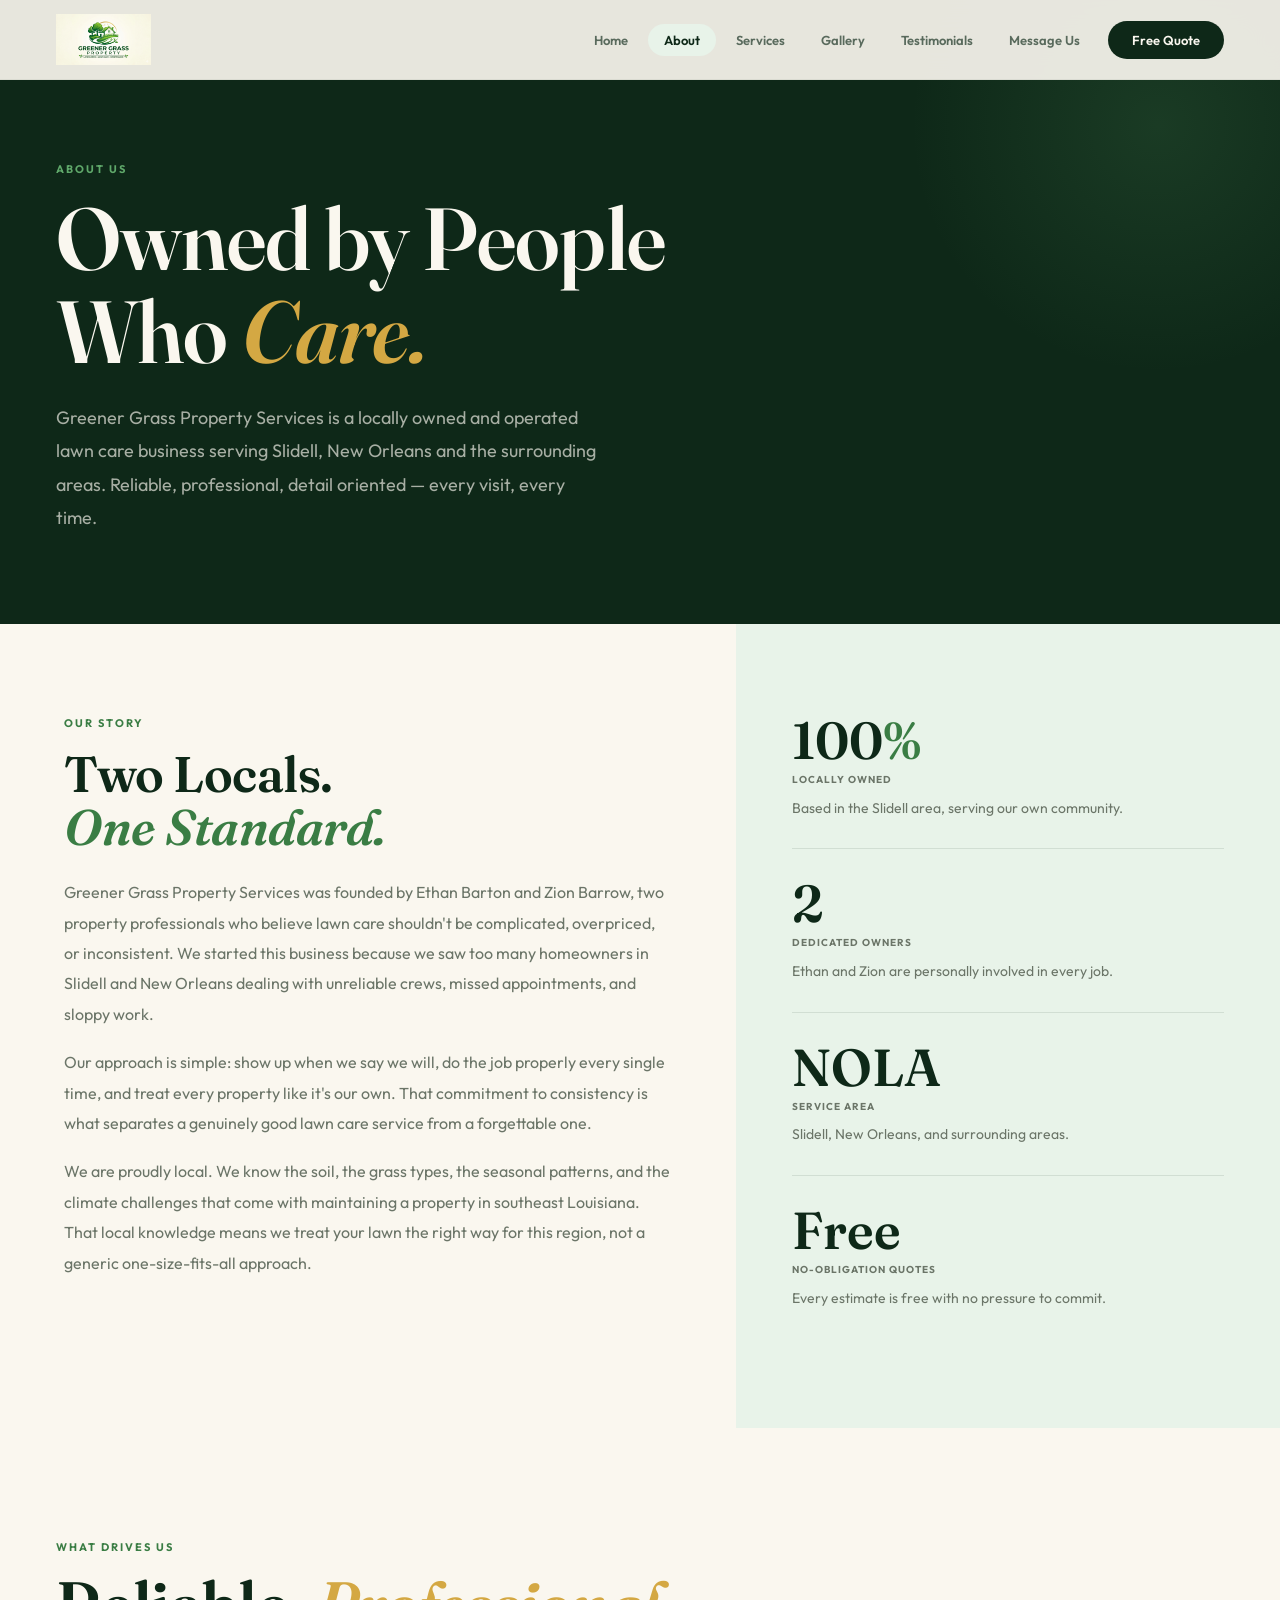
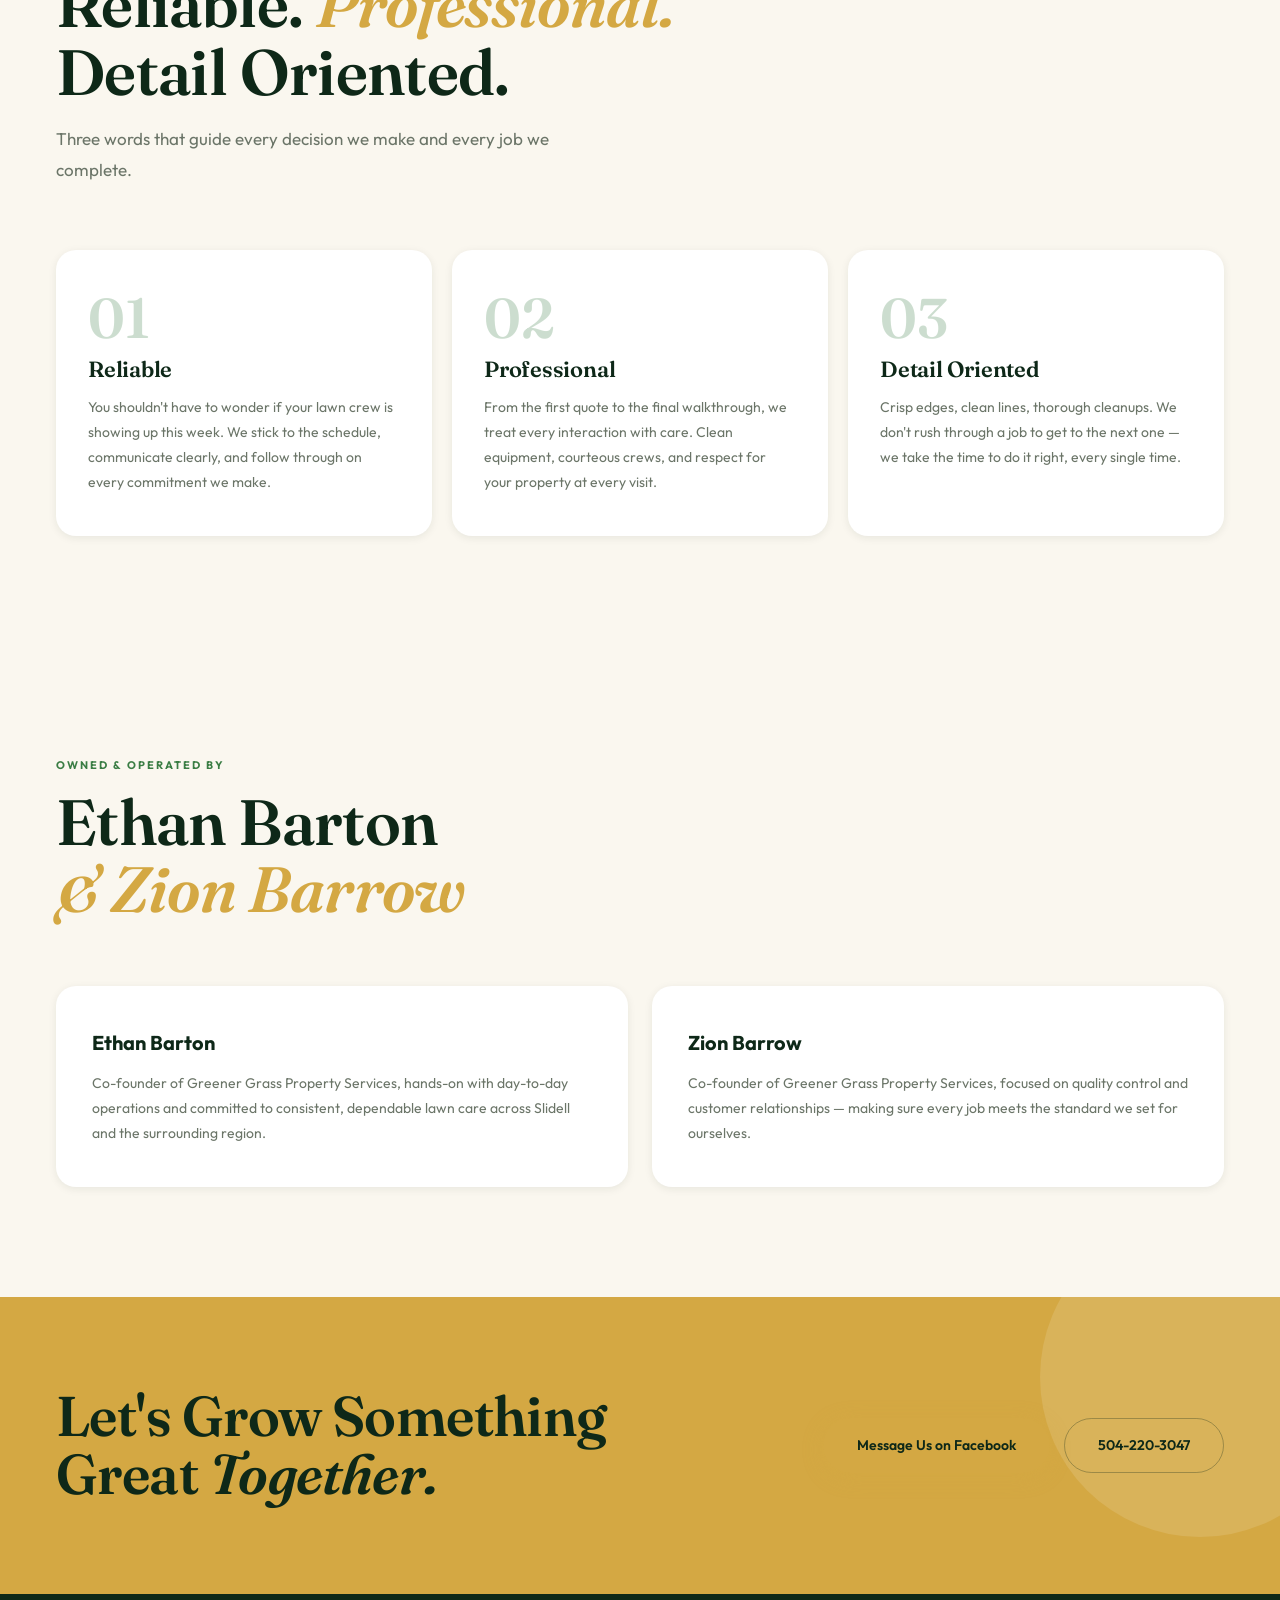
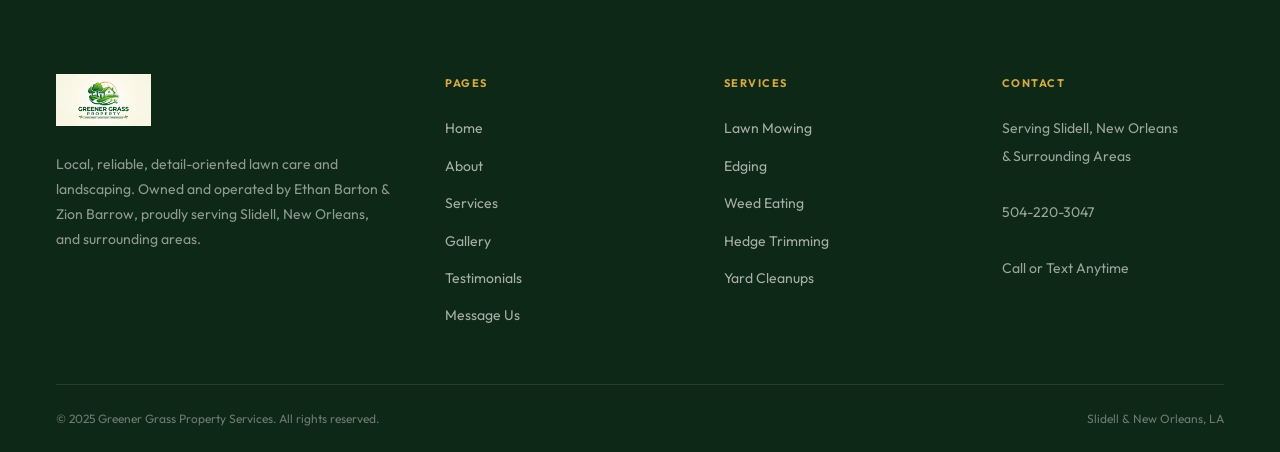
<file: about.html>
<!DOCTYPE html>
<html lang="en">
<head>
<meta charset="UTF-8">
<meta name="viewport" content="width=device-width, initial-scale=1.0">
<title>About | Greener Grass Property Services</title>
<link rel="stylesheet" href="style.css">
<style>
.page-hero { padding: 160px 56px 90px; background: var(--forest); position: relative; overflow: hidden; }
.page-hero-blob { position: absolute; top: -20%; right: -10%; width: 500px; height: 500px; background: radial-gradient(circle, rgba(95,168,106,0.15) 0%, transparent 70%); border-radius: 50%; }
.page-hero-inner { position: relative; z-index: 1; max-width: 720px; }
.page-hero h1 { font-size: clamp(48px, 7vw, 88px); color: var(--cream); margin-top: 14px; margin-bottom: 24px; }
.page-hero h1 em { font-style: italic; color: var(--gold); }
.page-hero p { font-size: 18px; color: rgba(250,247,239,0.65); max-width: 540px; line-height: 1.85; }

.story-grid { display: grid; grid-template-columns: 1.15fr 0.85fr; background: var(--cream); }
.story-text { padding: 90px 64px; }
.story-text h2 { font-size: clamp(32px, 4vw, 50px); margin-bottom: 24px; margin-top: 16px; }
.story-text h2 em { font-style: italic; color: var(--green); }
.story-text p { font-size: 16px; line-height: 1.9; margin-bottom: 18px; }
.story-sidebar { padding: 90px 56px; background: var(--green-pale); display: flex; flex-direction: column; gap: 0; }
.sidebar-item { padding: 28px 0; border-bottom: 1px solid rgba(14,40,24,0.1); }
.sidebar-item:first-child { padding-top: 0; }
.sidebar-item:last-child { border-bottom: none; }
.sidebar-num { font-family: 'Fraunces', serif; font-size: 52px; font-weight: 600; color: var(--forest); line-height: 1; }
.sidebar-num em { font-style: normal; color: var(--green); }
.sidebar-label { font-size: 10px; font-weight: 700; letter-spacing: 0.1em; text-transform: uppercase; color: var(--grey-500); display: block; margin-top: 6px; margin-bottom: 8px; }
.sidebar-desc { font-size: 14px; color: var(--grey-500); line-height: 1.7; }

.values-grid { display: grid; grid-template-columns: repeat(3, 1fr); gap: 20px; margin-top: 48px; }
.value-card { background: white; border-radius: 20px; padding: 40px 32px; box-shadow: var(--shadow-sm); }
.value-card h3 { font-size: 22px; margin-bottom: 14px; }
.value-card h3 em { font-style: italic; color: var(--green); }
.value-card p { font-size: 14px; line-height: 1.8; }
.value-num { font-family: 'Fraunces', serif; font-size: 56px; font-weight: 600; color: var(--green); opacity: 0.25; line-height: 1; margin-bottom: 12px; }

.owner-row { display: grid; grid-template-columns: 1fr 1fr; gap: 24px; margin-top: 48px; }
.owner-card { background: white; border-radius: 20px; padding: 40px 36px; box-shadow: var(--shadow-sm); }
.owner-card h4 { font-size: 20px; margin-bottom: 12px; }
.owner-card p { font-size: 14px; line-height: 1.8; }

.cta-section { background: var(--gold); padding: 90px 56px; display: flex; align-items: center; justify-content: space-between; gap: 40px; flex-wrap: wrap; position: relative; overflow: hidden; }
.cta-section::before { content: ''; position: absolute; right: -80px; top: -80px; width: 320px; height: 320px; background: rgba(255,255,255,0.12); border-radius: 50%; }
.cta-text h2 { font-size: clamp(32px, 4.5vw, 56px); color: var(--forest); position: relative; z-index: 1; }
.cta-actions { display: flex; gap: 14px; flex-wrap: wrap; position: relative; z-index: 1; }

@media (max-width: 1024px) {
  .page-hero { padding: 130px 24px 60px; }
  .story-grid { grid-template-columns: 1fr; }
  .story-text { padding: 56px 24px; }
  .story-sidebar { padding: 48px 24px; }
  .values-grid { grid-template-columns: 1fr; }
  .owner-row { grid-template-columns: 1fr; }
  .cta-section { padding: 56px 24px; flex-direction: column; align-items: flex-start; }
}
</style>
</head>
<body>

<nav class="nav">
  <a href="index.html" class="nav-brand">
    <img src="images/logo.png" alt="Greener Grass Property Services">
  </a>
  <ul class="nav-links" id="navLinks">
    <li><a href="index.html">Home</a></li>
    <li><a href="about.html" class="active">About</a></li>
    <li><a href="services.html">Services</a></li>
    <li><a href="gallery.html">Gallery</a></li>
    <li><a href="testimonials.html">Testimonials</a></li>
    <li><a href="https://www.facebook.com/profile.php?id=61581492654645" target="_blank" rel="noopener">Message Us</a></li>
    <li><a href="https://www.facebook.com/profile.php?id=61581492654645" target="_blank" rel="noopener" class="nav-cta">Free Quote</a></li>
  </ul>
  <button class="hamburger" id="hamburger" onclick="toggleMenu()"><span></span><span></span><span></span></button>
</nav>

<div class="page-hero">
  <div class="page-hero-blob"></div>
  <div class="page-hero-inner">
    <div class="label" style="color:var(--green-light);">About Us</div>
    <h1>Owned by People<br>Who <em>Care.</em></h1>
    <p>Greener Grass Property Services is a locally owned and operated lawn care business serving Slidell, New Orleans and the surrounding areas. Reliable, professional, detail oriented — every visit, every time.</p>
  </div>
</div>

<div class="story-grid">
  <div class="story-text">
    <div class="label">Our Story</div>
    <h2>Two Locals.<br><em>One Standard.</em></h2>
    <p>Greener Grass Property Services was founded by Ethan Barton and Zion Barrow, two property professionals who believe lawn care shouldn't be complicated, overpriced, or inconsistent. We started this business because we saw too many homeowners in Slidell and New Orleans dealing with unreliable crews, missed appointments, and sloppy work.</p>
    <p>Our approach is simple: show up when we say we will, do the job properly every single time, and treat every property like it's our own. That commitment to consistency is what separates a genuinely good lawn care service from a forgettable one.</p>
    <p>We are proudly local. We know the soil, the grass types, the seasonal patterns, and the climate challenges that come with maintaining a property in southeast Louisiana. That local knowledge means we treat your lawn the right way for this region, not a generic one-size-fits-all approach.</p>
  </div>
  <div class="story-sidebar">
    <div class="sidebar-item reveal">
      <div class="sidebar-num">100<em>%</em></div>
      <span class="sidebar-label">Locally Owned</span>
      <p class="sidebar-desc">Based in the Slidell area, serving our own community.</p>
    </div>
    <div class="sidebar-item reveal">
      <div class="sidebar-num">2</div>
      <span class="sidebar-label">Dedicated Owners</span>
      <p class="sidebar-desc">Ethan and Zion are personally involved in every job.</p>
    </div>
    <div class="sidebar-item reveal">
      <div class="sidebar-num">NOLA</div>
      <span class="sidebar-label">Service Area</span>
      <p class="sidebar-desc">Slidell, New Orleans, and surrounding areas.</p>
    </div>
    <div class="sidebar-item reveal">
      <div class="sidebar-num">Free</div>
      <span class="sidebar-label">No-Obligation Quotes</span>
      <p class="sidebar-desc">Every estimate is free with no pressure to commit.</p>
    </div>
  </div>
</div>

<section class="section section-alt">
  <div class="section-header">
    <div class="label">What Drives Us</div>
    <h2>Reliable. <em>Professional.</em><br>Detail Oriented.</h2>
    <p>Three words that guide every decision we make and every job we complete.</p>
  </div>
  <div class="values-grid">
    <div class="value-card reveal">
      <div class="value-num">01</div>
      <h3>Reliable</h3>
      <p>You shouldn't have to wonder if your lawn crew is showing up this week. We stick to the schedule, communicate clearly, and follow through on every commitment we make.</p>
    </div>
    <div class="value-card reveal reveal-delay-1">
      <div class="value-num">02</div>
      <h3>Professional</h3>
      <p>From the first quote to the final walkthrough, we treat every interaction with care. Clean equipment, courteous crews, and respect for your property at every visit.</p>
    </div>
    <div class="value-card reveal reveal-delay-2">
      <div class="value-num">03</div>
      <h3>Detail Oriented</h3>
      <p>Crisp edges, clean lines, thorough cleanups. We don't rush through a job to get to the next one — we take the time to do it right, every single time.</p>
    </div>
  </div>
</section>

<section class="section">
  <div class="section-header">
    <div class="label">Owned & Operated By</div>
    <h2>Ethan Barton<br><em>& Zion Barrow</em></h2>
  </div>
  <div class="owner-row">
    <div class="owner-card reveal">
      <h4>Ethan Barton</h4>
      <p>Co-founder of Greener Grass Property Services, hands-on with day-to-day operations and committed to consistent, dependable lawn care across Slidell and the surrounding region.</p>
    </div>
    <div class="owner-card reveal reveal-delay-1">
      <h4>Zion Barrow</h4>
      <p>Co-founder of Greener Grass Property Services, focused on quality control and customer relationships — making sure every job meets the standard we set for ourselves.</p>
    </div>
  </div>
</section>

<div class="cta-section">
  <div class="cta-text"><h2>Let's Grow Something<br>Great <em>Together.</em></h2></div>
  <div class="cta-actions">
    <a href="https://www.facebook.com/profile.php?id=61581492654645" target="_blank" rel="noopener" class="btn btn-gold">Message Us on Facebook</a>
    <a href="tel:5042203047" class="btn btn-outline-light" style="color:var(--forest);border-color:rgba(14,40,24,0.3);">504-220-3047</a>
  </div>
</div>

<footer class="footer">
  <div class="footer-grid">
    <div class="footer-brand">
      <img src="images/logo.png" alt="Greener Grass Property Services">
      <p>Local, reliable, detail-oriented lawn care and landscaping. Owned and operated by Ethan Barton &amp; Zion Barrow, proudly serving Slidell, New Orleans, and surrounding areas.</p>
    </div>
    <div class="footer-col"><h4>Pages</h4><ul>
      <li><a href="index.html">Home</a></li><li><a href="about.html">About</a></li><li><a href="services.html">Services</a></li><li><a href="gallery.html">Gallery</a></li><li><a href="testimonials.html">Testimonials</a></li><li><a href="https://www.facebook.com/profile.php?id=61581492654645" target="_blank" rel="noopener">Message Us</a></li>
    </ul></div>
    <div class="footer-col"><h4>Services</h4><ul>
      <li><a href="services.html">Lawn Mowing</a></li><li><a href="services.html">Edging</a></li><li><a href="services.html">Weed Eating</a></li><li><a href="services.html">Hedge Trimming</a></li><li><a href="services.html">Yard Cleanups</a></li>
    </ul></div>
    <div class="footer-col"><h4>Contact</h4><address>
      Serving Slidell, New Orleans<br>&amp; Surrounding Areas<br><br>
      <a href="tel:5042203047">504-220-3047</a><br><br>Call or Text Anytime
    </address></div>
  </div>
  <div class="footer-bottom"><p>&copy; 2025 Greener Grass Property Services. All rights reserved.</p><p>Slidell &amp; New Orleans, LA</p></div>
</footer>

<script>
function toggleMenu() { document.getElementById('navLinks').classList.toggle('open'); }
function initReveal() { const obs = new IntersectionObserver(e => e.forEach(x => { if (x.isIntersecting) x.target.classList.add('visible'); }), { threshold: 0.1 }); document.querySelectorAll('.reveal').forEach(el => obs.observe(el)); }
document.addEventListener('DOMContentLoaded', initReveal);
</script>
</body>
</html>
</file>
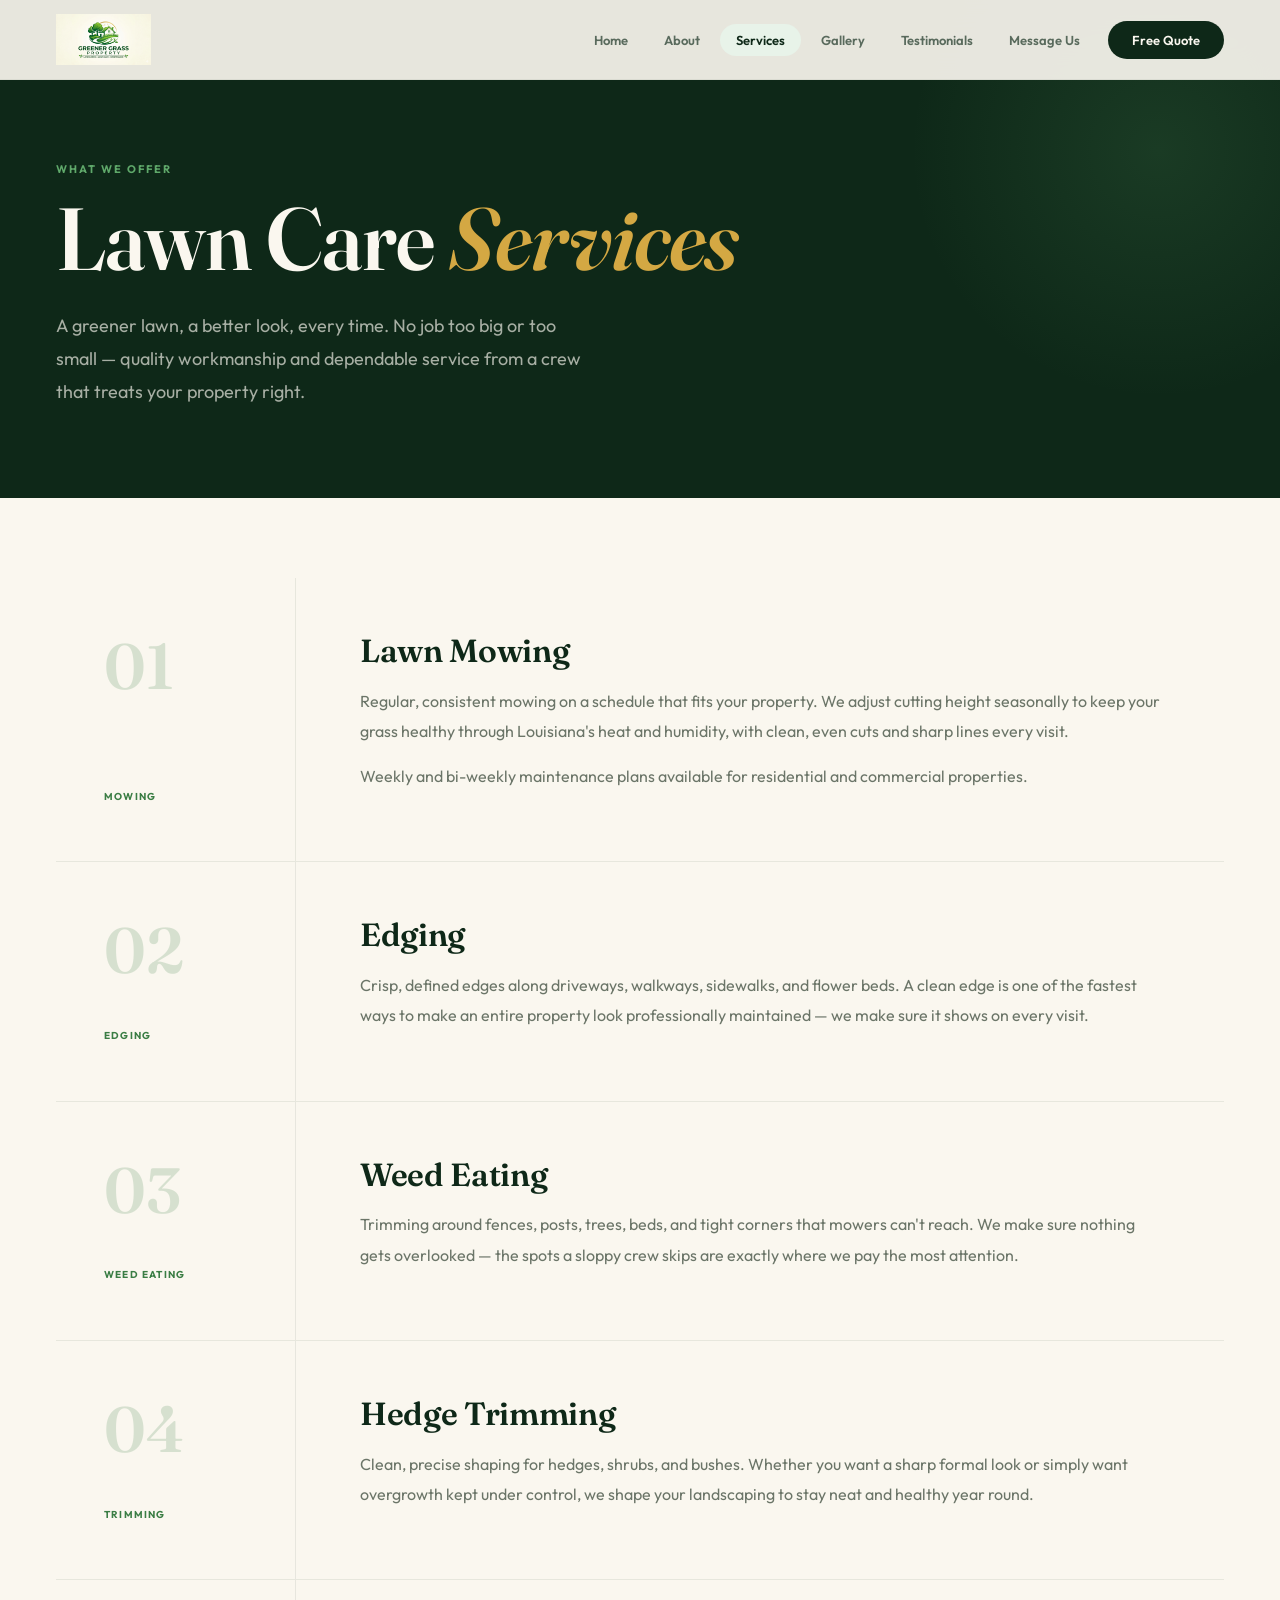
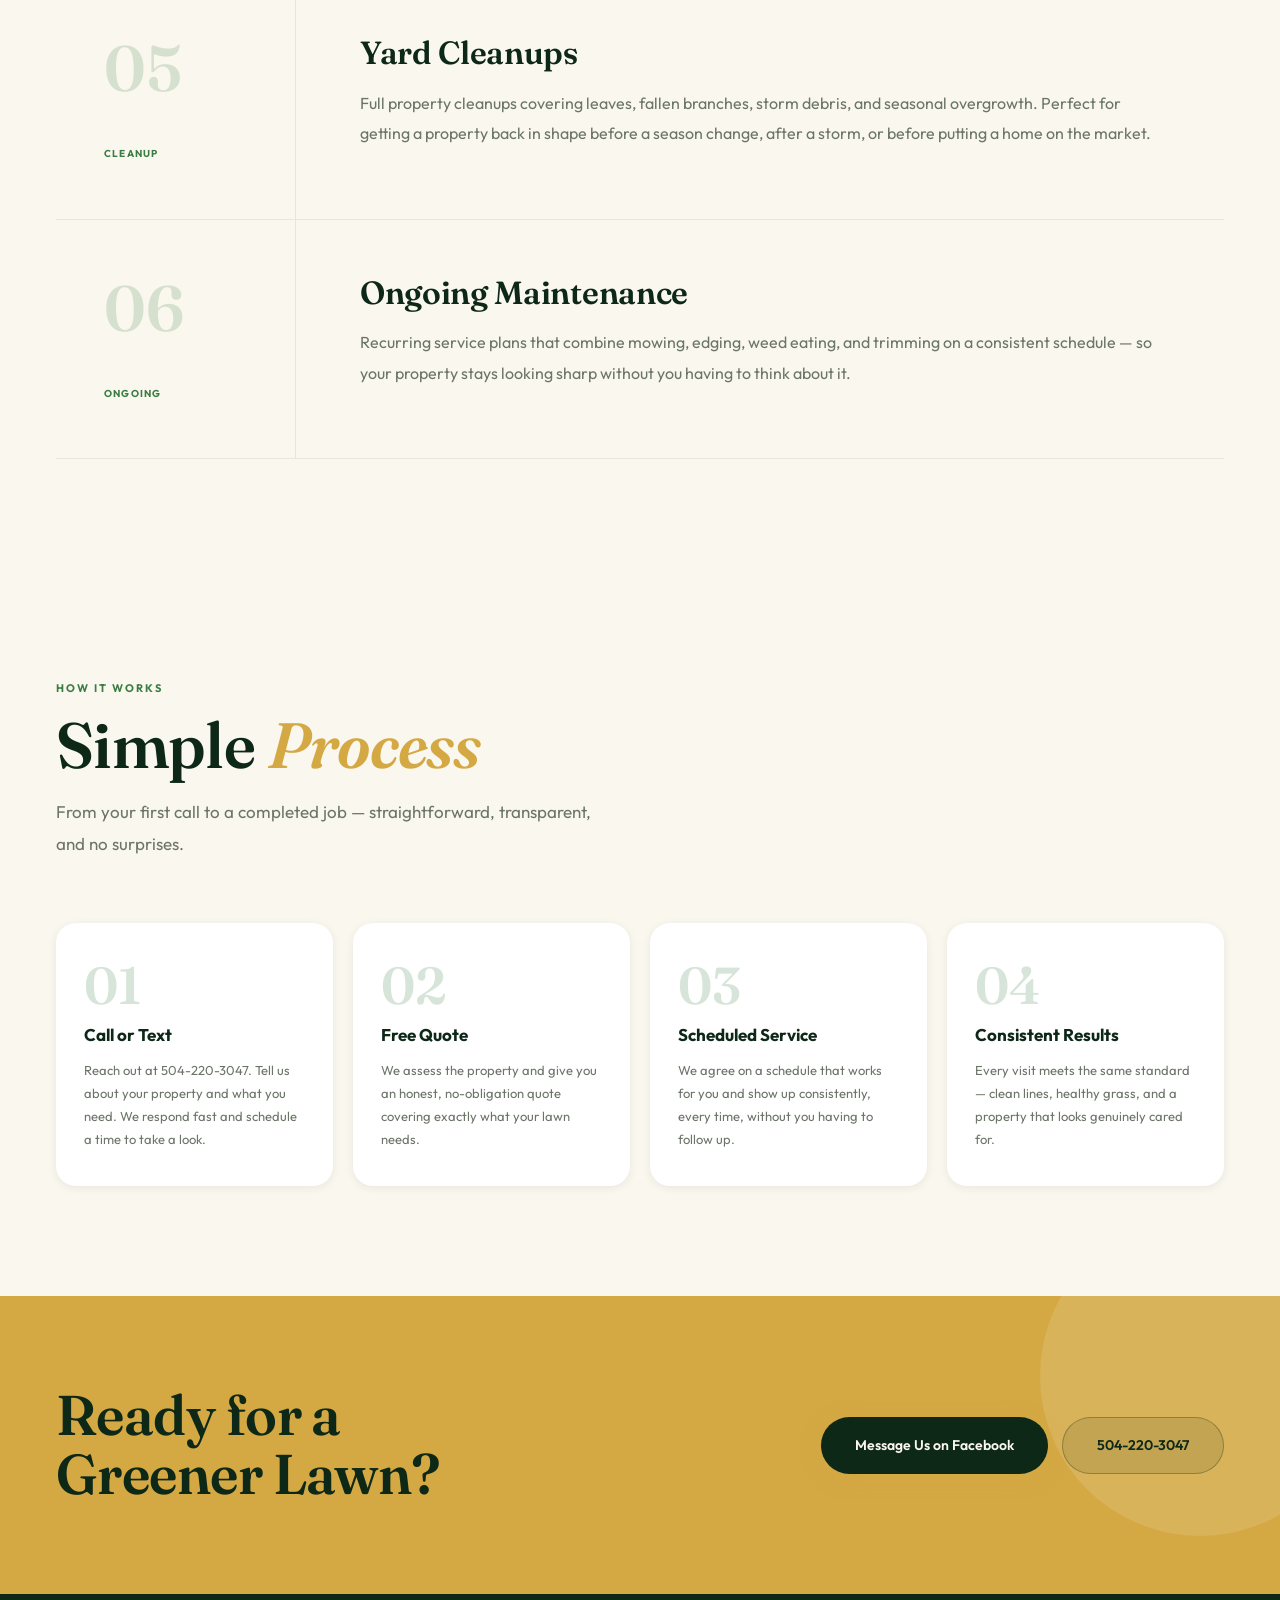
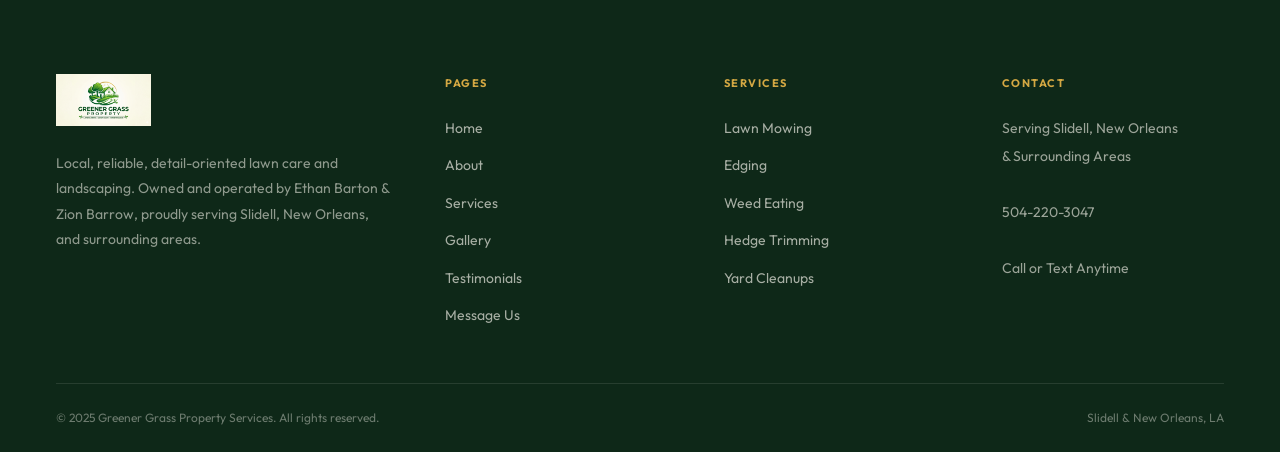
<file: services.html>
<!DOCTYPE html>
<html lang="en">
<head>
<meta charset="UTF-8">
<meta name="viewport" content="width=device-width, initial-scale=1.0">
<title>Services | Greener Grass Property Services</title>
<link rel="stylesheet" href="style.css">
<style>
.page-hero { padding: 160px 56px 90px; background: var(--forest); position: relative; overflow: hidden; }
.page-hero-blob { position: absolute; top: -20%; right: -10%; width: 500px; height: 500px; background: radial-gradient(circle, rgba(95,168,106,0.15) 0%, transparent 70%); border-radius: 50%; }
.page-hero-inner { position: relative; z-index: 1; max-width: 720px; }
.page-hero h1 { font-size: clamp(48px, 7vw, 88px); color: var(--cream); margin-top: 14px; margin-bottom: 24px; }
.page-hero h1 em { font-style: italic; color: var(--gold); }
.page-hero p { font-size: 18px; color: rgba(250,247,239,0.65); max-width: 540px; line-height: 1.85; }

.services-list { display: flex; flex-direction: column; }
.service-row { display: grid; grid-template-columns: 240px 1fr; border-bottom: 1px solid rgba(14,40,24,0.08); transition: background 0.25s; }
.service-row:hover { background: var(--green-pale); }
.service-row-num { padding: 56px 48px; border-right: 1px solid rgba(14,40,24,0.08); display: flex; flex-direction: column; justify-content: space-between; }
.service-row-index { font-family: 'Fraunces', serif; font-size: 64px; font-weight: 600; color: var(--green); opacity: 0.18; line-height: 1; }
.service-row-tag { font-size: 10px; font-weight: 700; letter-spacing: 0.12em; text-transform: uppercase; color: var(--green); margin-top: auto; }
.service-row-content { padding: 56px 64px; }
.service-row-content h2 { font-size: 32px; margin-bottom: 18px; }
.service-row-content p { font-size: 16px; line-height: 1.9; margin-bottom: 14px; }

.process-grid { display: grid; grid-template-columns: repeat(4, 1fr); gap: 20px; margin-top: 48px; }
.process-card { background: white; border-radius: 20px; padding: 36px 28px; box-shadow: var(--shadow-sm); }
.process-num { font-family: 'Fraunces', serif; font-size: 52px; font-weight: 600; color: var(--green); opacity: 0.2; line-height: 1; margin-bottom: 10px; }
.process-card h4 { font-size: 17px; margin-bottom: 10px; }
.process-card p { font-size: 13px; line-height: 1.75; }

.cta-section { background: var(--gold); padding: 90px 56px; display: flex; align-items: center; justify-content: space-between; gap: 40px; flex-wrap: wrap; position: relative; overflow: hidden; }
.cta-section::before { content: ''; position: absolute; right: -80px; top: -80px; width: 320px; height: 320px; background: rgba(255,255,255,0.12); border-radius: 50%; }
.cta-text h2 { font-size: clamp(32px, 4.5vw, 56px); color: var(--forest); position: relative; z-index: 1; }
.cta-actions { display: flex; gap: 14px; flex-wrap: wrap; position: relative; z-index: 1; }

@media (max-width: 1024px) {
  .page-hero { padding: 130px 24px 60px; }
  .service-row { grid-template-columns: 1fr; }
  .service-row-num { padding: 28px 24px 0; flex-direction: row; align-items: center; border-right: none; border-bottom: 1px solid rgba(14,40,24,0.08); }
  .service-row-content { padding: 32px 24px; }
  .process-grid { grid-template-columns: 1fr 1fr; }
  .cta-section { padding: 56px 24px; flex-direction: column; align-items: flex-start; }
}
</style>
</head>
<body>

<nav class="nav">
  <a href="index.html" class="nav-brand">
    <img src="images/logo.png" alt="Greener Grass Property Services">
  </a>
  <ul class="nav-links" id="navLinks">
    <li><a href="index.html">Home</a></li>
    <li><a href="about.html">About</a></li>
    <li><a href="services.html" class="active">Services</a></li>
    <li><a href="gallery.html">Gallery</a></li>
    <li><a href="testimonials.html">Testimonials</a></li>
    <li><a href="https://www.facebook.com/profile.php?id=61581492654645" target="_blank" rel="noopener">Message Us</a></li>
    <li><a href="https://www.facebook.com/profile.php?id=61581492654645" target="_blank" rel="noopener" class="nav-cta">Free Quote</a></li>
  </ul>
  <button class="hamburger" id="hamburger" onclick="toggleMenu()"><span></span><span></span><span></span></button>
</nav>

<div class="page-hero">
  <div class="page-hero-blob"></div>
  <div class="page-hero-inner">
    <div class="label" style="color:var(--green-light);">What We Offer</div>
    <h1>Lawn Care <em>Services</em></h1>
    <p>A greener lawn, a better look, every time. No job too big or too small — quality workmanship and dependable service from a crew that treats your property right.</p>
  </div>
</div>

<section class="section" style="padding-top:80px;">
  <div class="services-list">

    <div class="service-row reveal">
      <div class="service-row-num"><div class="service-row-index">01</div><div class="service-row-tag">Mowing</div></div>
      <div class="service-row-content">
        <h2>Lawn Mowing</h2>
        <p>Regular, consistent mowing on a schedule that fits your property. We adjust cutting height seasonally to keep your grass healthy through Louisiana's heat and humidity, with clean, even cuts and sharp lines every visit.</p>
        <p>Weekly and bi-weekly maintenance plans available for residential and commercial properties.</p>
      </div>
    </div>

    <div class="service-row reveal">
      <div class="service-row-num"><div class="service-row-index">02</div><div class="service-row-tag">Edging</div></div>
      <div class="service-row-content">
        <h2>Edging</h2>
        <p>Crisp, defined edges along driveways, walkways, sidewalks, and flower beds. A clean edge is one of the fastest ways to make an entire property look professionally maintained — we make sure it shows on every visit.</p>
      </div>
    </div>

    <div class="service-row reveal">
      <div class="service-row-num"><div class="service-row-index">03</div><div class="service-row-tag">Weed Eating</div></div>
      <div class="service-row-content">
        <h2>Weed Eating</h2>
        <p>Trimming around fences, posts, trees, beds, and tight corners that mowers can't reach. We make sure nothing gets overlooked — the spots a sloppy crew skips are exactly where we pay the most attention.</p>
      </div>
    </div>

    <div class="service-row reveal">
      <div class="service-row-num"><div class="service-row-index">04</div><div class="service-row-tag">Trimming</div></div>
      <div class="service-row-content">
        <h2>Hedge Trimming</h2>
        <p>Clean, precise shaping for hedges, shrubs, and bushes. Whether you want a sharp formal look or simply want overgrowth kept under control, we shape your landscaping to stay neat and healthy year round.</p>
      </div>
    </div>

    <div class="service-row reveal">
      <div class="service-row-num"><div class="service-row-index">05</div><div class="service-row-tag">Cleanup</div></div>
      <div class="service-row-content">
        <h2>Yard Cleanups</h2>
        <p>Full property cleanups covering leaves, fallen branches, storm debris, and seasonal overgrowth. Perfect for getting a property back in shape before a season change, after a storm, or before putting a home on the market.</p>
      </div>
    </div>

    <div class="service-row reveal">
      <div class="service-row-num"><div class="service-row-index">06</div><div class="service-row-tag">Ongoing</div></div>
      <div class="service-row-content">
        <h2>Ongoing Maintenance</h2>
        <p>Recurring service plans that combine mowing, edging, weed eating, and trimming on a consistent schedule — so your property stays looking sharp without you having to think about it.</p>
      </div>
    </div>

  </div>
</section>

<section class="section section-alt">
  <div class="section-header">
    <div class="label">How It Works</div>
    <h2>Simple <em>Process</em></h2>
    <p>From your first call to a completed job — straightforward, transparent, and no surprises.</p>
  </div>
  <div class="process-grid">
    <div class="process-card reveal">
      <div class="process-num">01</div>
      <h4>Call or Text</h4>
      <p>Reach out at 504-220-3047. Tell us about your property and what you need. We respond fast and schedule a time to take a look.</p>
    </div>
    <div class="process-card reveal reveal-delay-1">
      <div class="process-num">02</div>
      <h4>Free Quote</h4>
      <p>We assess the property and give you an honest, no-obligation quote covering exactly what your lawn needs.</p>
    </div>
    <div class="process-card reveal reveal-delay-2">
      <div class="process-num">03</div>
      <h4>Scheduled Service</h4>
      <p>We agree on a schedule that works for you and show up consistently, every time, without you having to follow up.</p>
    </div>
    <div class="process-card reveal reveal-delay-3">
      <div class="process-num">04</div>
      <h4>Consistent Results</h4>
      <p>Every visit meets the same standard — clean lines, healthy grass, and a property that looks genuinely cared for.</p>
    </div>
  </div>
</section>

<div class="cta-section">
  <div class="cta-text"><h2>Ready for a<br>Greener Lawn?</h2></div>
  <div class="cta-actions">
    <a href="https://www.facebook.com/profile.php?id=61581492654645" target="_blank" rel="noopener" class="btn btn-gold" style="background:var(--forest);color:var(--cream);">Message Us on Facebook</a>
    <a href="tel:5042203047" class="btn" style="background:rgba(14,40,24,0.1);color:var(--forest);padding:16px 34px;border-radius:100px;border:1.5px solid rgba(14,40,24,0.3);">504-220-3047</a>
  </div>
</div>

<footer class="footer">
  <div class="footer-grid">
    <div class="footer-brand">
      <img src="images/logo.png" alt="Greener Grass Property Services">
      <p>Local, reliable, detail-oriented lawn care and landscaping. Owned and operated by Ethan Barton &amp; Zion Barrow, proudly serving Slidell, New Orleans, and surrounding areas.</p>
    </div>
    <div class="footer-col"><h4>Pages</h4><ul>
      <li><a href="index.html">Home</a></li><li><a href="about.html">About</a></li><li><a href="services.html">Services</a></li><li><a href="gallery.html">Gallery</a></li><li><a href="testimonials.html">Testimonials</a></li><li><a href="https://www.facebook.com/profile.php?id=61581492654645" target="_blank" rel="noopener">Message Us</a></li>
    </ul></div>
    <div class="footer-col"><h4>Services</h4><ul>
      <li><a href="services.html">Lawn Mowing</a></li><li><a href="services.html">Edging</a></li><li><a href="services.html">Weed Eating</a></li><li><a href="services.html">Hedge Trimming</a></li><li><a href="services.html">Yard Cleanups</a></li>
    </ul></div>
    <div class="footer-col"><h4>Contact</h4><address>
      Serving Slidell, New Orleans<br>&amp; Surrounding Areas<br><br>
      <a href="tel:5042203047">504-220-3047</a><br><br>Call or Text Anytime
    </address></div>
  </div>
  <div class="footer-bottom"><p>&copy; 2025 Greener Grass Property Services. All rights reserved.</p><p>Slidell &amp; New Orleans, LA</p></div>
</footer>

<script>
function toggleMenu() { document.getElementById('navLinks').classList.toggle('open'); }
function initReveal() { const obs = new IntersectionObserver(e => e.forEach(x => { if (x.isIntersecting) x.target.classList.add('visible'); }), { threshold: 0.08 }); document.querySelectorAll('.reveal').forEach(el => obs.observe(el)); }
document.addEventListener('DOMContentLoaded', initReveal);
</script>
</body>
</html>
</file>
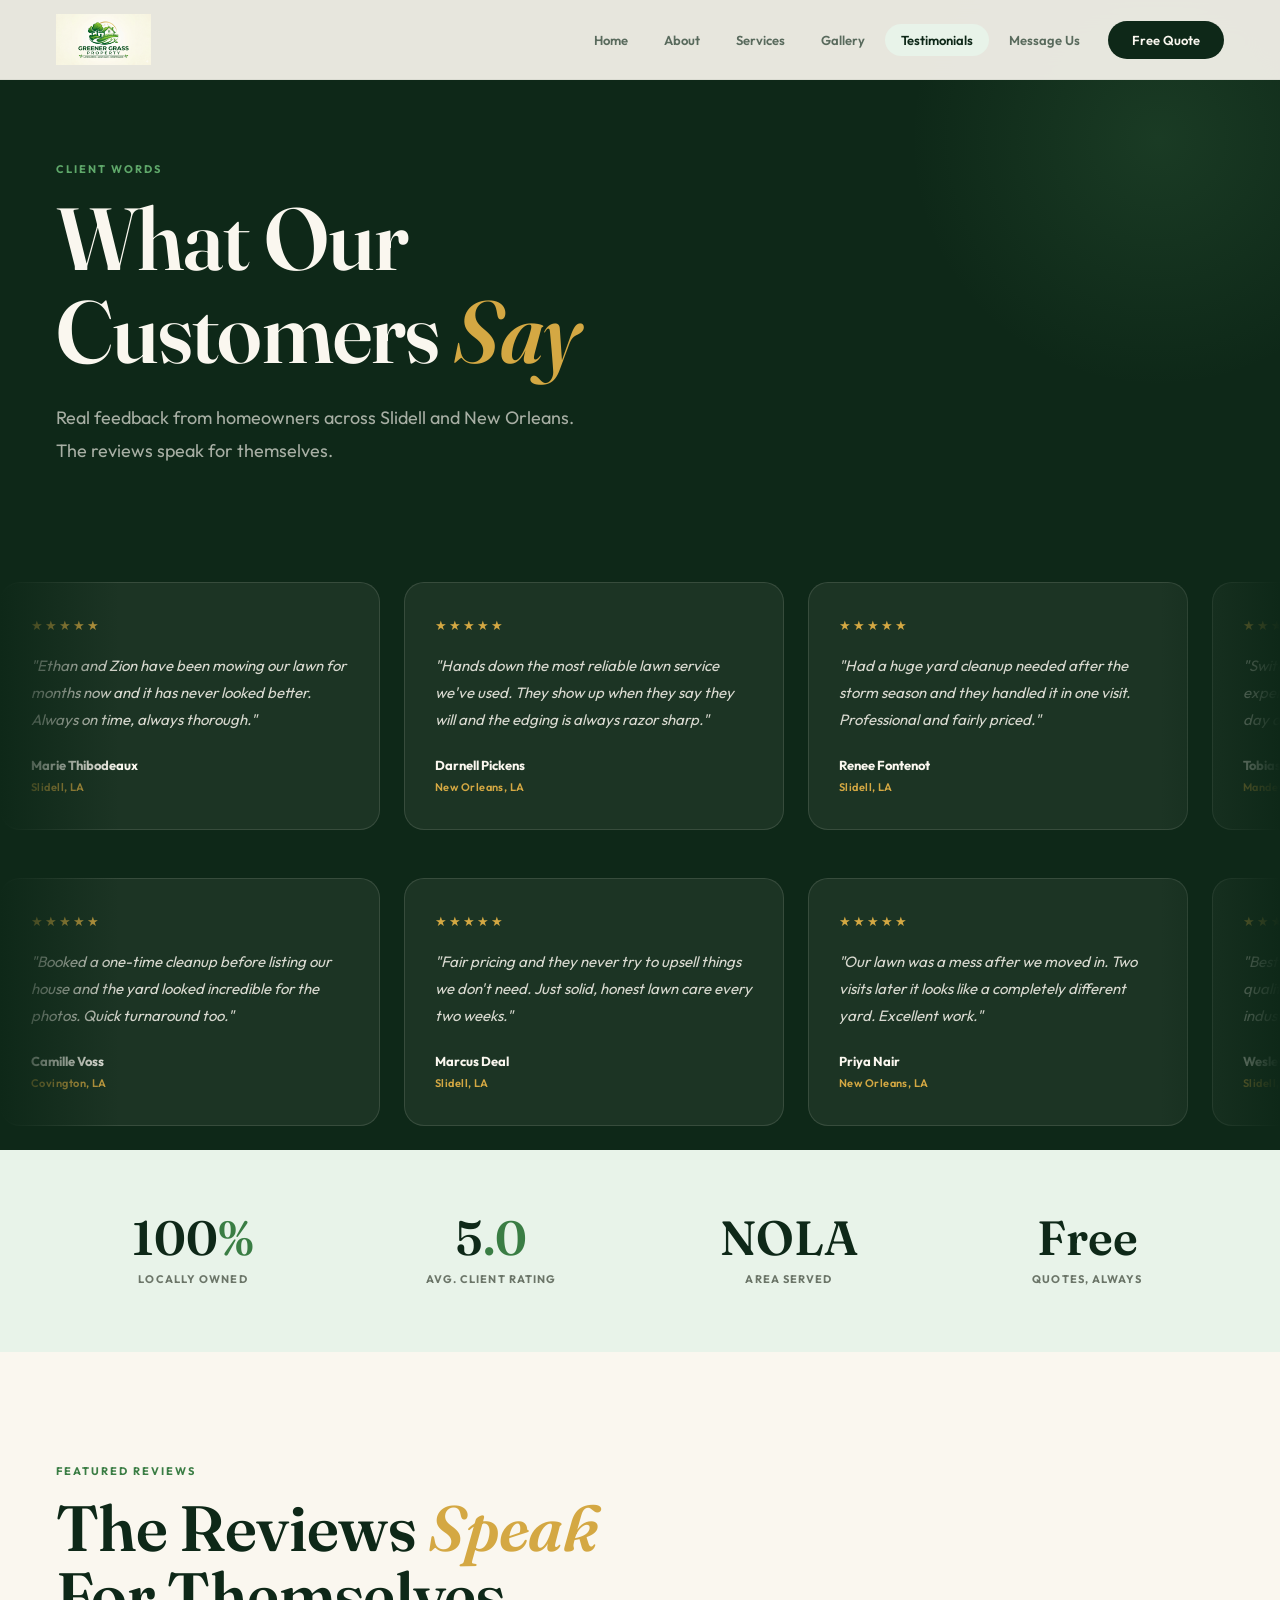
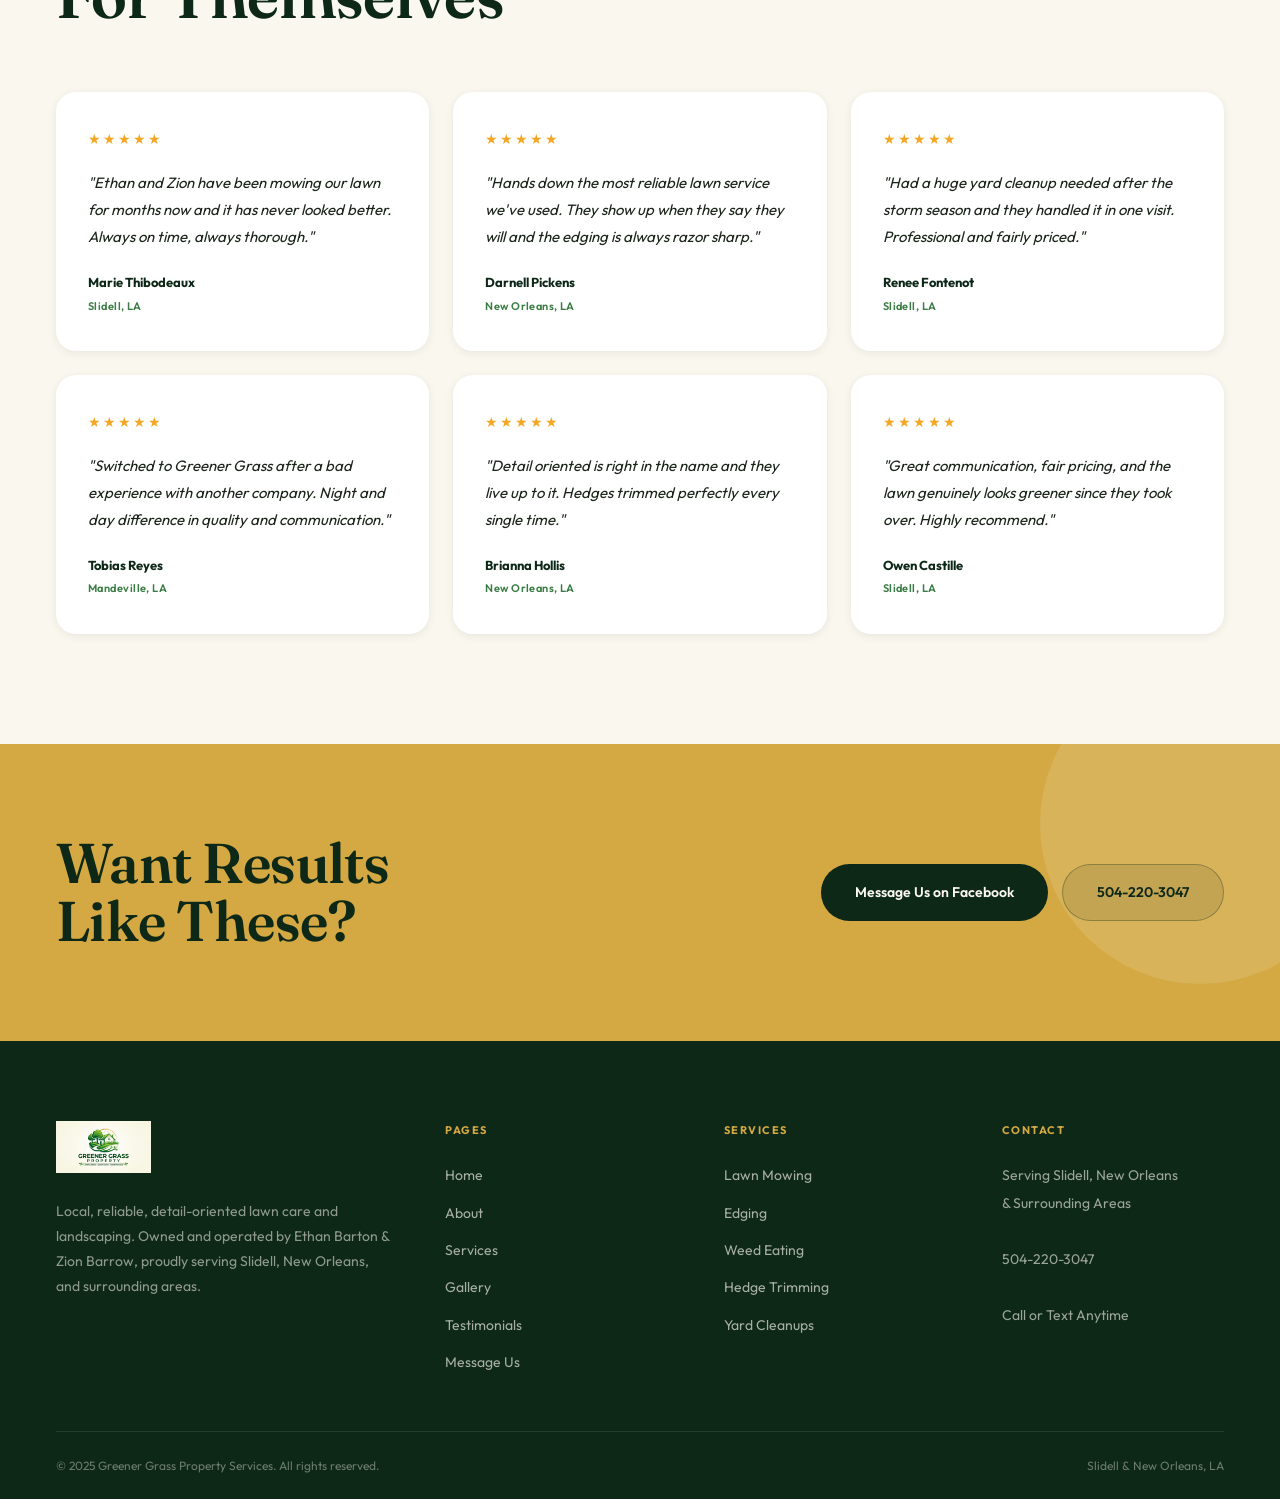
<file: testimonials.html>
<!DOCTYPE html>
<html lang="en">
<head>
<meta charset="UTF-8">
<meta name="viewport" content="width=device-width, initial-scale=1.0">
<title>Testimonials | Greener Grass Property Services</title>
<link rel="stylesheet" href="style.css">
<style>
.page-hero { padding: 160px 56px 90px; background: var(--forest); position: relative; overflow: hidden; }
.page-hero-blob { position: absolute; top: -20%; right: -10%; width: 500px; height: 500px; background: radial-gradient(circle, rgba(95,168,106,0.15) 0%, transparent 70%); border-radius: 50%; }
.page-hero-inner { position: relative; z-index: 1; max-width: 720px; }
.page-hero h1 { font-size: clamp(48px, 7vw, 88px); color: var(--cream); margin-top: 14px; margin-bottom: 24px; }
.page-hero h1 em { font-style: italic; color: var(--gold); }
.page-hero p { font-size: 18px; color: rgba(250,247,239,0.65); max-width: 540px; line-height: 1.85; }

/* Infinite marquee — light variant for this page background */
.marquee-section { background: var(--forest); padding: 0; overflow: hidden; }
.marquee-row { padding: 16px 0; }

/* Static grid below */
.testimonial-grid { display: grid; grid-template-columns: repeat(3, 1fr); gap: 24px; margin-top: 56px; }
.t-card { background: white; border-radius: 20px; padding: 36px 32px; box-shadow: var(--shadow-sm); transition: transform 0.3s, box-shadow 0.3s; }
.t-card:hover { transform: translateY(-6px); box-shadow: var(--shadow-md); }
.t-stars { font-size: 14px; letter-spacing: 2px; color: #f5a623; margin-bottom: 18px; }
.t-text { font-size: 15px; color: var(--ink); line-height: 1.8; font-style: italic; margin-bottom: 22px; }
.t-name { font-size: 13px; font-weight: 700; color: var(--forest); }
.t-loc { font-size: 11px; color: var(--green); font-weight: 600; margin-top: 3px; letter-spacing: 0.04em; }

.stat-strip { background: var(--green-pale); padding: 64px 56px; display: grid; grid-template-columns: repeat(4, 1fr); gap: 24px; }
.stat-block { text-align: center; }
.stat-block-num { font-family: 'Fraunces', serif; font-size: 48px; font-weight: 600; color: var(--forest); line-height: 1; }
.stat-block-num em { font-style: normal; color: var(--green); }
.stat-block-label { font-size: 11px; font-weight: 700; letter-spacing: 0.1em; text-transform: uppercase; color: var(--grey-500); margin-top: 8px; }

.cta-section { background: var(--gold); padding: 90px 56px; display: flex; align-items: center; justify-content: space-between; gap: 40px; flex-wrap: wrap; position: relative; overflow: hidden; }
.cta-section::before { content: ''; position: absolute; right: -80px; top: -80px; width: 320px; height: 320px; background: rgba(255,255,255,0.12); border-radius: 50%; }
.cta-text h2 { font-size: clamp(32px, 4.5vw, 56px); color: var(--forest); position: relative; z-index: 1; }
.cta-actions { display: flex; gap: 14px; flex-wrap: wrap; position: relative; z-index: 1; }

@media (max-width: 1024px) {
  .page-hero { padding: 130px 24px 60px; }
  .testimonial-grid { grid-template-columns: 1fr; }
  .stat-strip { grid-template-columns: 1fr 1fr; padding: 48px 24px; }
  .cta-section { padding: 56px 24px; flex-direction: column; align-items: flex-start; }
}
</style>
</head>
<body>

<nav class="nav">
  <a href="index.html" class="nav-brand">
    <img src="images/logo.png" alt="Greener Grass Property Services">
  </a>
  <ul class="nav-links" id="navLinks">
    <li><a href="index.html">Home</a></li>
    <li><a href="about.html">About</a></li>
    <li><a href="services.html">Services</a></li>
    <li><a href="gallery.html">Gallery</a></li>
    <li><a href="testimonials.html" class="active">Testimonials</a></li>
    <li><a href="https://www.facebook.com/profile.php?id=61581492654645" target="_blank" rel="noopener">Message Us</a></li>
    <li><a href="https://www.facebook.com/profile.php?id=61581492654645" target="_blank" rel="noopener" class="nav-cta">Free Quote</a></li>
  </ul>
  <button class="hamburger" id="hamburger" onclick="toggleMenu()"><span></span><span></span><span></span></button>
</nav>

<div class="page-hero">
  <div class="page-hero-blob"></div>
  <div class="page-hero-inner">
    <div class="label" style="color:var(--green-light);">Client Words</div>
    <h1>What Our<br>Customers <em>Say</em></h1>
    <p>Real feedback from homeowners across Slidell and New Orleans. The reviews speak for themselves.</p>
  </div>
</div>

<!-- Infinite scroll -->
<div class="marquee-section">
  <div class="marquee-row">
    <div class="testimonial-marquee-wrap">
      <div class="testimonial-track" id="track1">
        <div class="testimonial-card"><div class="testimonial-stars">&#9733;&#9733;&#9733;&#9733;&#9733;</div><p class="testimonial-text">"Ethan and Zion have been mowing our lawn for months now and it has never looked better. Always on time, always thorough."</p><div class="testimonial-name">Marie Thibodeaux</div><div class="testimonial-loc">Slidell, LA</div></div>
        <div class="testimonial-card"><div class="testimonial-stars">&#9733;&#9733;&#9733;&#9733;&#9733;</div><p class="testimonial-text">"Hands down the most reliable lawn service we've used. They show up when they say they will and the edging is always razor sharp."</p><div class="testimonial-name">Darnell Pickens</div><div class="testimonial-loc">New Orleans, LA</div></div>
        <div class="testimonial-card"><div class="testimonial-stars">&#9733;&#9733;&#9733;&#9733;&#9733;</div><p class="testimonial-text">"Had a huge yard cleanup needed after the storm season and they handled it in one visit. Professional and fairly priced."</p><div class="testimonial-name">Renee Fontenot</div><div class="testimonial-loc">Slidell, LA</div></div>
        <div class="testimonial-card"><div class="testimonial-stars">&#9733;&#9733;&#9733;&#9733;&#9733;</div><p class="testimonial-text">"Switched to Greener Grass after a bad experience with another company. Night and day difference in quality and communication."</p><div class="testimonial-name">Tobias Reyes</div><div class="testimonial-loc">Mandeville, LA</div></div>
        <div class="testimonial-card"><div class="testimonial-stars">&#9733;&#9733;&#9733;&#9733;&#9733;</div><p class="testimonial-text">"Detail oriented is right in the name and they live up to it. Hedges trimmed perfectly every single time."</p><div class="testimonial-name">Brianna Hollis</div><div class="testimonial-loc">New Orleans, LA</div></div>
        <div class="testimonial-card"><div class="testimonial-stars">&#9733;&#9733;&#9733;&#9733;&#9733;</div><p class="testimonial-text">"Great communication, fair pricing, and the lawn genuinely looks greener since they took over. Highly recommend."</p><div class="testimonial-name">Owen Castille</div><div class="testimonial-loc">Slidell, LA</div></div>
        <div class="testimonial-card"><div class="testimonial-stars">&#9733;&#9733;&#9733;&#9733;&#9733;</div><p class="testimonial-text">"Ethan and Zion have been mowing our lawn for months now and it has never looked better. Always on time, always thorough."</p><div class="testimonial-name">Marie Thibodeaux</div><div class="testimonial-loc">Slidell, LA</div></div>
        <div class="testimonial-card"><div class="testimonial-stars">&#9733;&#9733;&#9733;&#9733;&#9733;</div><p class="testimonial-text">"Hands down the most reliable lawn service we've used. They show up when they say they will and the edging is always razor sharp."</p><div class="testimonial-name">Darnell Pickens</div><div class="testimonial-loc">New Orleans, LA</div></div>
        <div class="testimonial-card"><div class="testimonial-stars">&#9733;&#9733;&#9733;&#9733;&#9733;</div><p class="testimonial-text">"Had a huge yard cleanup needed after the storm season and they handled it in one visit. Professional and fairly priced."</p><div class="testimonial-name">Renee Fontenot</div><div class="testimonial-loc">Slidell, LA</div></div>
        <div class="testimonial-card"><div class="testimonial-stars">&#9733;&#9733;&#9733;&#9733;&#9733;</div><p class="testimonial-text">"Switched to Greener Grass after a bad experience with another company. Night and day difference in quality and communication."</p><div class="testimonial-name">Tobias Reyes</div><div class="testimonial-loc">Mandeville, LA</div></div>
        <div class="testimonial-card"><div class="testimonial-stars">&#9733;&#9733;&#9733;&#9733;&#9733;</div><p class="testimonial-text">"Detail oriented is right in the name and they live up to it. Hedges trimmed perfectly every single time."</p><div class="testimonial-name">Brianna Hollis</div><div class="testimonial-loc">New Orleans, LA</div></div>
        <div class="testimonial-card"><div class="testimonial-stars">&#9733;&#9733;&#9733;&#9733;&#9733;</div><p class="testimonial-text">"Great communication, fair pricing, and the lawn genuinely looks greener since they took over. Highly recommend."</p><div class="testimonial-name">Owen Castille</div><div class="testimonial-loc">Slidell, LA</div></div>
      </div>
    </div>
  </div>
  <div class="marquee-row">
    <div class="testimonial-marquee-wrap">
      <div class="testimonial-track" id="track2" style="animation-direction:reverse; animation-duration:60s;">
        <div class="testimonial-card"><div class="testimonial-stars">&#9733;&#9733;&#9733;&#9733;&#9733;</div><p class="testimonial-text">"Booked a one-time cleanup before listing our house and the yard looked incredible for the photos. Quick turnaround too."</p><div class="testimonial-name">Camille Voss</div><div class="testimonial-loc">Covington, LA</div></div>
        <div class="testimonial-card"><div class="testimonial-stars">&#9733;&#9733;&#9733;&#9733;&#9733;</div><p class="testimonial-text">"Fair pricing and they never try to upsell things we don't need. Just solid, honest lawn care every two weeks."</p><div class="testimonial-name">Marcus Deal</div><div class="testimonial-loc">Slidell, LA</div></div>
        <div class="testimonial-card"><div class="testimonial-stars">&#9733;&#9733;&#9733;&#9733;&#9733;</div><p class="testimonial-text">"Our lawn was a mess after we moved in. Two visits later it looks like a completely different yard. Excellent work."</p><div class="testimonial-name">Priya Nair</div><div class="testimonial-loc">New Orleans, LA</div></div>
        <div class="testimonial-card"><div class="testimonial-stars">&#9733;&#9733;&#9733;&#9733;&#9733;</div><p class="testimonial-text">"Best part is the consistency. Same crew, same quality, every single visit. That's rare in this industry."</p><div class="testimonial-name">Wesley Trahan</div><div class="testimonial-loc">Slidell, LA</div></div>
        <div class="testimonial-card"><div class="testimonial-stars">&#9733;&#9733;&#9733;&#9733;&#9733;</div><p class="testimonial-text">"They handle our small commercial property and the parking strip has never looked this sharp. Very professional."</p><div class="testimonial-name">Janelle Roussel</div><div class="testimonial-loc">New Orleans, LA</div></div>
        <div class="testimonial-card"><div class="testimonial-stars">&#9733;&#9733;&#9733;&#9733;&#9733;</div><p class="testimonial-text">"Easy to reach, easy to schedule, and the work speaks for itself. Couldn't ask for a better lawn service."</p><div class="testimonial-name">Andre Bellow</div><div class="testimonial-loc">Mandeville, LA</div></div>
        <div class="testimonial-card"><div class="testimonial-stars">&#9733;&#9733;&#9733;&#9733;&#9733;</div><p class="testimonial-text">"Booked a one-time cleanup before listing our house and the yard looked incredible for the photos. Quick turnaround too."</p><div class="testimonial-name">Camille Voss</div><div class="testimonial-loc">Covington, LA</div></div>
        <div class="testimonial-card"><div class="testimonial-stars">&#9733;&#9733;&#9733;&#9733;&#9733;</div><p class="testimonial-text">"Fair pricing and they never try to upsell things we don't need. Just solid, honest lawn care every two weeks."</p><div class="testimonial-name">Marcus Deal</div><div class="testimonial-loc">Slidell, LA</div></div>
        <div class="testimonial-card"><div class="testimonial-stars">&#9733;&#9733;&#9733;&#9733;&#9733;</div><p class="testimonial-text">"Our lawn was a mess after we moved in. Two visits later it looks like a completely different yard. Excellent work."</p><div class="testimonial-name">Priya Nair</div><div class="testimonial-loc">New Orleans, LA</div></div>
        <div class="testimonial-card"><div class="testimonial-stars">&#9733;&#9733;&#9733;&#9733;&#9733;</div><p class="testimonial-text">"Best part is the consistency. Same crew, same quality, every single visit. That's rare in this industry."</p><div class="testimonial-name">Wesley Trahan</div><div class="testimonial-loc">Slidell, LA</div></div>
        <div class="testimonial-card"><div class="testimonial-stars">&#9733;&#9733;&#9733;&#9733;&#9733;</div><p class="testimonial-text">"They handle our small commercial property and the parking strip has never looked this sharp. Very professional."</p><div class="testimonial-name">Janelle Roussel</div><div class="testimonial-loc">New Orleans, LA</div></div>
        <div class="testimonial-card"><div class="testimonial-stars">&#9733;&#9733;&#9733;&#9733;&#9733;</div><p class="testimonial-text">"Easy to reach, easy to schedule, and the work speaks for itself. Couldn't ask for a better lawn service."</p><div class="testimonial-name">Andre Bellow</div><div class="testimonial-loc">Mandeville, LA</div></div>
      </div>
    </div>
  </div>
</div>

<div class="stat-strip">
  <div class="stat-block reveal"><div class="stat-block-num">100<em>%</em></div><div class="stat-block-label">Locally Owned</div></div>
  <div class="stat-block reveal reveal-delay-1"><div class="stat-block-num">5<em>.0</em></div><div class="stat-block-label">Avg. Client Rating</div></div>
  <div class="stat-block reveal reveal-delay-2"><div class="stat-block-num">NOLA</div><div class="stat-block-label">Area Served</div></div>
  <div class="stat-block reveal reveal-delay-3"><div class="stat-block-num">Free</div><div class="stat-block-label">Quotes, Always</div></div>
</div>

<section class="section">
  <div class="section-header">
    <div class="label">Featured Reviews</div>
    <h2>The Reviews <em>Speak</em><br>For Themselves</h2>
  </div>
  <div class="testimonial-grid">
    <div class="t-card reveal">
      <div class="t-stars">&#9733;&#9733;&#9733;&#9733;&#9733;</div>
      <p class="t-text">"Ethan and Zion have been mowing our lawn for months now and it has never looked better. Always on time, always thorough."</p>
      <div class="t-name">Marie Thibodeaux</div><div class="t-loc">Slidell, LA</div>
    </div>
    <div class="t-card reveal reveal-delay-1">
      <div class="t-stars">&#9733;&#9733;&#9733;&#9733;&#9733;</div>
      <p class="t-text">"Hands down the most reliable lawn service we've used. They show up when they say they will and the edging is always razor sharp."</p>
      <div class="t-name">Darnell Pickens</div><div class="t-loc">New Orleans, LA</div>
    </div>
    <div class="t-card reveal reveal-delay-2">
      <div class="t-stars">&#9733;&#9733;&#9733;&#9733;&#9733;</div>
      <p class="t-text">"Had a huge yard cleanup needed after the storm season and they handled it in one visit. Professional and fairly priced."</p>
      <div class="t-name">Renee Fontenot</div><div class="t-loc">Slidell, LA</div>
    </div>
    <div class="t-card reveal">
      <div class="t-stars">&#9733;&#9733;&#9733;&#9733;&#9733;</div>
      <p class="t-text">"Switched to Greener Grass after a bad experience with another company. Night and day difference in quality and communication."</p>
      <div class="t-name">Tobias Reyes</div><div class="t-loc">Mandeville, LA</div>
    </div>
    <div class="t-card reveal reveal-delay-1">
      <div class="t-stars">&#9733;&#9733;&#9733;&#9733;&#9733;</div>
      <p class="t-text">"Detail oriented is right in the name and they live up to it. Hedges trimmed perfectly every single time."</p>
      <div class="t-name">Brianna Hollis</div><div class="t-loc">New Orleans, LA</div>
    </div>
    <div class="t-card reveal reveal-delay-2">
      <div class="t-stars">&#9733;&#9733;&#9733;&#9733;&#9733;</div>
      <p class="t-text">"Great communication, fair pricing, and the lawn genuinely looks greener since they took over. Highly recommend."</p>
      <div class="t-name">Owen Castille</div><div class="t-loc">Slidell, LA</div>
    </div>
  </div>
</section>

<div class="cta-section">
  <div class="cta-text"><h2>Want Results<br>Like These?</h2></div>
  <div class="cta-actions">
    <a href="https://www.facebook.com/profile.php?id=61581492654645" target="_blank" rel="noopener" class="btn" style="background:var(--forest);color:var(--cream);padding:16px 34px;border-radius:100px;">Message Us on Facebook</a>
    <a href="tel:5042203047" class="btn" style="background:rgba(14,40,24,0.1);color:var(--forest);padding:16px 34px;border-radius:100px;border:1.5px solid rgba(14,40,24,0.3);">504-220-3047</a>
  </div>
</div>

<footer class="footer">
  <div class="footer-grid">
    <div class="footer-brand">
      <img src="images/logo.png" alt="Greener Grass Property Services">
      <p>Local, reliable, detail-oriented lawn care and landscaping. Owned and operated by Ethan Barton &amp; Zion Barrow, proudly serving Slidell, New Orleans, and surrounding areas.</p>
    </div>
    <div class="footer-col"><h4>Pages</h4><ul>
      <li><a href="index.html">Home</a></li><li><a href="about.html">About</a></li><li><a href="services.html">Services</a></li><li><a href="gallery.html">Gallery</a></li><li><a href="testimonials.html">Testimonials</a></li><li><a href="https://www.facebook.com/profile.php?id=61581492654645" target="_blank" rel="noopener">Message Us</a></li>
    </ul></div>
    <div class="footer-col"><h4>Services</h4><ul>
      <li><a href="services.html">Lawn Mowing</a></li><li><a href="services.html">Edging</a></li><li><a href="services.html">Weed Eating</a></li><li><a href="services.html">Hedge Trimming</a></li><li><a href="services.html">Yard Cleanups</a></li>
    </ul></div>
    <div class="footer-col"><h4>Contact</h4><address>
      Serving Slidell, New Orleans<br>&amp; Surrounding Areas<br><br>
      <a href="tel:5042203047">504-220-3047</a><br><br>Call or Text Anytime
    </address></div>
  </div>
  <div class="footer-bottom"><p>&copy; 2025 Greener Grass Property Services. All rights reserved.</p><p>Slidell &amp; New Orleans, LA</p></div>
</footer>

<script>
function toggleMenu() { document.getElementById('navLinks').classList.toggle('open'); }
function initReveal() { const obs = new IntersectionObserver(e => e.forEach(x => { if (x.isIntersecting) x.target.classList.add('visible'); }), { threshold: 0.1 }); document.querySelectorAll('.reveal').forEach(el => obs.observe(el)); }
document.addEventListener('DOMContentLoaded', initReveal);
</script>
</body>
</html>
</file>
<file: style.css>
@import url('https://fonts.googleapis.com/css2?family=Fraunces:ital,opsz,wght@0,9..144,300;0,9..144,400;0,9..144,500;0,9..144,600;0,9..144,700;1,9..144,400;1,9..144,500&family=Outfit:wght@300;400;500;600;700;800&display=swap');

/* ═══════════════════════════════
   VARIABLES
═══════════════════════════════ */
:root {
  --forest:      #0e2818;
  --forest-mid:  #143420;
  --forest-light:#1c4429;
  --green:       #3a7d44;
  --green-light: #5fa86a;
  --green-pale:  #e8f3e9;
  --gold:        #d4a843;
  --gold-light:  #e6c372;
  --cream:       #faf7ef;
  --cream-dim:   #e8e2d0;
  --ink:         #1a2419;
  --grey-500:    #6b7568;
  --grey-300:    #c5ccc1;
  --shadow-sm:   0 2px 8px rgba(14,40,24,0.08);
  --shadow-md:   0 8px 28px rgba(14,40,24,0.12);
  --shadow-lg:   0 20px 60px rgba(14,40,24,0.18);
}

*, *::before, *::after { margin: 0; padding: 0; box-sizing: border-box; }
html { scroll-behavior: smooth; font-size: 16px; }

body {
  background: var(--cream);
  color: var(--ink);
  font-family: 'Outfit', sans-serif;
  font-weight: 400;
  line-height: 1.65;
  overflow-x: hidden;
}

h1, h2, h3 {
  font-family: 'Fraunces', Georgia, serif;
  font-weight: 600;
  line-height: 1.05;
  letter-spacing: -0.01em;
  color: var(--forest);
}

h4, h5, h6 { font-family: 'Outfit', sans-serif; font-weight: 700; color: var(--forest); }

a { text-decoration: none; color: inherit; }

p { color: var(--grey-500); }

.label {
  font-size: 11px;
  font-weight: 700;
  letter-spacing: 0.18em;
  text-transform: uppercase;
  color: var(--green);
}

/* ═══════════════════════════════
   NAVIGATION
═══════════════════════════════ */
.nav {
  position: fixed;
  top: 0; left: 0; right: 0;
  z-index: 1000;
  height: 80px;
  background: rgba(250,247,239,0.92);
  backdrop-filter: blur(16px);
  border-bottom: 1px solid rgba(14,40,24,0.06);
  display: flex;
  align-items: center;
  justify-content: space-between;
  padding: 0 56px;
  transition: background 0.3s;
}

.nav-brand { display: flex; align-items: center; gap: 12px; }

.nav-brand img {
  height: 52px;
  width: auto;
  object-fit: contain;
}

.nav-links {
  display: flex;
  align-items: center;
  gap: 4px;
  list-style: none;
}

.nav-links a {
  font-size: 13px;
  font-weight: 600;
  color: var(--forest);
  opacity: 0.65;
  padding: 8px 16px;
  border-radius: 100px;
  transition: opacity 0.2s, background 0.2s;
}

.nav-links a:hover { opacity: 1; background: rgba(14,40,24,0.05); }
.nav-links a.active { opacity: 1; background: var(--green-pale); }

.nav-cta {
  background: var(--forest) !important;
  color: var(--cream) !important;
  opacity: 1 !important;
  padding: 11px 24px !important;
  border-radius: 100px !important;
  margin-left: 8px;
  transition: background 0.25s, transform 0.25s !important;
}

.nav-cta:hover { background: var(--green) !important; transform: translateY(-1px); }

.hamburger {
  display: none;
  flex-direction: column;
  gap: 5px;
  background: none;
  border: none;
  cursor: pointer;
  padding: 6px;
}

.hamburger span { display: block; width: 24px; height: 2px; background: var(--forest); border-radius: 2px; }

/* ═══════════════════════════════
   BUTTONS
═══════════════════════════════ */
.btn {
  display: inline-flex;
  align-items: center;
  gap: 10px;
  font-family: 'Outfit', sans-serif;
  font-size: 14px;
  font-weight: 600;
  text-decoration: none;
  cursor: pointer;
  border: none;
  transition: all 0.25s ease;
  border-radius: 100px;
}

.btn-gold {
  background: var(--gold);
  color: var(--forest);
  padding: 16px 34px;
  box-shadow: 0 4px 20px rgba(212,168,67,0.35);
}

.btn-gold:hover { background: var(--gold-light); transform: translateY(-2px); box-shadow: 0 8px 28px rgba(212,168,67,0.45); }

.btn-outline-light {
  background: transparent;
  color: var(--cream);
  padding: 15px 33px;
  border: 1.5px solid rgba(250,247,239,0.35);
}

.btn-outline-light:hover { border-color: var(--cream); transform: translateY(-2px); }

.btn-outline-dark {
  background: transparent;
  color: var(--forest);
  padding: 15px 33px;
  border: 1.5px solid rgba(14,40,24,0.2);
}

.btn-outline-dark:hover { border-color: var(--forest); transform: translateY(-2px); }

.btn-forest {
  background: var(--forest);
  color: var(--cream);
  padding: 16px 34px;
  box-shadow: var(--shadow-md);
}

.btn-forest:hover { background: var(--forest-light); transform: translateY(-2px); }

/* ═══════════════════════════════
   LAYOUT
═══════════════════════════════ */
.section { padding: 110px 56px; }
.section-sm { padding: 72px 56px; }
.section-forest { background: var(--forest); color: var(--cream); }
.section-forest p { color: rgba(250,247,239,0.65); }
.section-forest h2 { color: var(--cream); }

.section-header { margin-bottom: 64px; }

.section-header h2 {
  font-size: clamp(38px, 5vw, 64px);
  margin-top: 14px;
  margin-bottom: 18px;
}

.section-header h2 em { font-style: italic; color: var(--gold); }

.section-header p {
  font-size: 17px;
  max-width: 560px;
  line-height: 1.85;
}

/* ═══════════════════════════════
   CARDS
═══════════════════════════════ */
.card {
  background: white;
  border-radius: 20px;
  box-shadow: var(--shadow-sm);
  transition: transform 0.3s, box-shadow 0.3s;
  overflow: hidden;
}

.card:hover { transform: translateY(-6px); box-shadow: var(--shadow-lg); }

/* ═══════════════════════════════
   ORGANIC SHAPES / DECORATION
═══════════════════════════════ */
.leaf-divider {
  display: flex;
  align-items: center;
  justify-content: center;
  gap: 16px;
  padding: 48px 0;
}

.leaf-divider::before,
.leaf-divider::after {
  content: '';
  width: 64px;
  height: 1px;
  background: linear-gradient(90deg, transparent, var(--gold));
}

.leaf-divider::after { background: linear-gradient(90deg, var(--gold), transparent); }

/* ═══════════════════════════════
   FORMS
═══════════════════════════════ */
.form-group { margin-bottom: 22px; }

.form-group label {
  display: block;
  font-size: 12px;
  font-weight: 700;
  color: var(--forest);
  margin-bottom: 8px;
  letter-spacing: 0.04em;
}

.form-group input,
.form-group textarea,
.form-group select {
  width: 100%;
  background: white;
  border: 1.5px solid var(--grey-300);
  color: var(--ink);
  padding: 14px 18px;
  font-family: 'Outfit', sans-serif;
  font-size: 14px;
  border-radius: 12px;
  outline: none;
  transition: border-color 0.2s, box-shadow 0.2s;
  appearance: none;
}

.form-group input::placeholder,
.form-group textarea::placeholder { color: var(--grey-300); }

.form-group input:focus,
.form-group textarea:focus,
.form-group select:focus {
  border-color: var(--green);
  box-shadow: 0 0 0 3px rgba(58,125,68,0.1);
}

.form-group textarea { min-height: 130px; resize: vertical; }
.form-row { display: grid; grid-template-columns: 1fr 1fr; gap: 18px; }

/* ═══════════════════════════════
   WHATSAPP
═══════════════════════════════ */
.whatsapp-btn {
  display: flex;
  align-items: center;
  justify-content: center;
  gap: 12px;
  background: #25D366;
  color: white;
  padding: 16px 32px;
  border-radius: 100px;
  font-family: 'Outfit', sans-serif;
  font-size: 14px;
  font-weight: 600;
  transition: background 0.25s, transform 0.25s;
  width: 100%;
}

.whatsapp-btn:hover { background: #20ba5a; transform: translateY(-2px); }

.or-divider {
  display: flex;
  align-items: center;
  gap: 16px;
  margin: 28px 0;
  font-size: 12px;
  font-weight: 600;
  color: var(--grey-300);
  text-transform: uppercase;
  letter-spacing: 0.08em;
}

.or-divider::before, .or-divider::after { content: ''; flex: 1; height: 1px; background: var(--grey-300); }

/* ═══════════════════════════════
   INFINITE TESTIMONIAL SCROLL
═══════════════════════════════ */
.testimonial-marquee-wrap {
  overflow: hidden;
  position: relative;
  padding: 8px 0;
}

.testimonial-marquee-wrap::before,
.testimonial-marquee-wrap::after {
  content: '';
  position: absolute;
  top: 0; bottom: 0;
  width: 120px;
  z-index: 2;
  pointer-events: none;
}

.testimonial-marquee-wrap::before {
  left: 0;
  background: linear-gradient(90deg, var(--forest) 0%, transparent 100%);
}

.testimonial-marquee-wrap::after {
  right: 0;
  background: linear-gradient(270deg, var(--forest) 0%, transparent 100%);
}

.testimonial-track {
  display: flex;
  gap: 24px;
  width: max-content;
  animation: marqueeScroll 50s linear infinite;
}

.testimonial-track:hover { animation-play-state: paused; }

@keyframes marqueeScroll {
  from { transform: translateX(0); }
  to { transform: translateX(-50%); }
}

.testimonial-card {
  background: rgba(250,247,239,0.06);
  border: 1px solid rgba(250,247,239,0.12);
  border-radius: 20px;
  padding: 32px 30px;
  width: 380px;
  flex-shrink: 0;
}

.testimonial-stars { font-size: 13px; letter-spacing: 2px; color: var(--gold); margin-bottom: 16px; }

.testimonial-text {
  font-size: 15px;
  color: rgba(250,247,239,0.85);
  line-height: 1.8;
  font-style: italic;
  margin-bottom: 22px;
}

.testimonial-name { font-size: 13px; font-weight: 700; color: var(--cream); }
.testimonial-loc { font-size: 11px; color: var(--gold); font-weight: 600; margin-top: 2px; letter-spacing: 0.04em; }

/* ═══════════════════════════════
   FOOTER
═══════════════════════════════ */
.footer {
  background: var(--forest);
  padding: 80px 56px 0;
  color: var(--cream);
}

.footer-grid {
  display: grid;
  grid-template-columns: 1.5fr 1fr 1fr 1fr;
  gap: 56px;
  padding-bottom: 56px;
  border-bottom: 1px solid rgba(250,247,239,0.1);
}

.footer-brand img { height: 52px; margin-bottom: 18px; }

.footer-brand p {
  font-size: 14px;
  color: rgba(250,247,239,0.55);
  line-height: 1.8;
}

.footer-col h4 {
  font-size: 11px;
  font-weight: 700;
  letter-spacing: 0.14em;
  text-transform: uppercase;
  color: var(--gold);
  margin-bottom: 22px;
}

.footer-col ul { list-style: none; display: flex; flex-direction: column; gap: 11px; }

.footer-col ul li a {
  font-size: 14px;
  font-weight: 400;
  color: rgba(250,247,239,0.65);
  transition: color 0.2s;
}

.footer-col ul li a:hover { color: var(--cream); }

.footer-col address {
  font-style: normal;
  font-size: 14px;
  color: rgba(250,247,239,0.6);
  line-height: 2;
}

.footer-col address a { color: rgba(250,247,239,0.6); transition: color 0.2s; }
.footer-col address a:hover { color: var(--gold); }

.footer-bottom {
  padding: 24px 0;
  display: flex;
  justify-content: space-between;
  align-items: center;
}

.footer-bottom p { font-size: 12px; color: rgba(250,247,239,0.4); }

/* ═══════════════════════════════
   ANIMATIONS
═══════════════════════════════ */
.reveal { opacity: 0; transform: translateY(20px); transition: opacity 0.7s ease, transform 0.7s ease; }
.reveal.visible { opacity: 1; transform: translateY(0); }
.reveal-delay-1 { transition-delay: 0.1s; }
.reveal-delay-2 { transition-delay: 0.2s; }
.reveal-delay-3 { transition-delay: 0.3s; }

/* ═══════════════════════════════
   RESPONSIVE
═══════════════════════════════ */
@media (max-width: 1024px) {
  .nav { padding: 0 24px; }
  .nav-links { display: none; }
  .hamburger { display: flex; }
  .nav-links.open {
    display: flex;
    flex-direction: column;
    position: fixed;
    top: 80px; left: 0; right: 0;
    background: var(--cream);
    border-bottom: 1px solid rgba(14,40,24,0.08);
    padding: 16px 24px;
    gap: 4px;
    z-index: 999;
    box-shadow: var(--shadow-md);
  }
  .section { padding: 72px 24px; }
  .section-sm { padding: 48px 24px; }
  .footer { padding: 56px 24px 0; }
  .footer-grid { grid-template-columns: 1fr 1fr; gap: 36px; }
  .footer-bottom { flex-direction: column; gap: 8px; text-align: center; padding: 20px 0; }
  .form-row { grid-template-columns: 1fr; }
  .testimonial-card { width: 300px; }
}

@media (max-width: 640px) { .footer-grid { grid-template-columns: 1fr; } }
</file>
